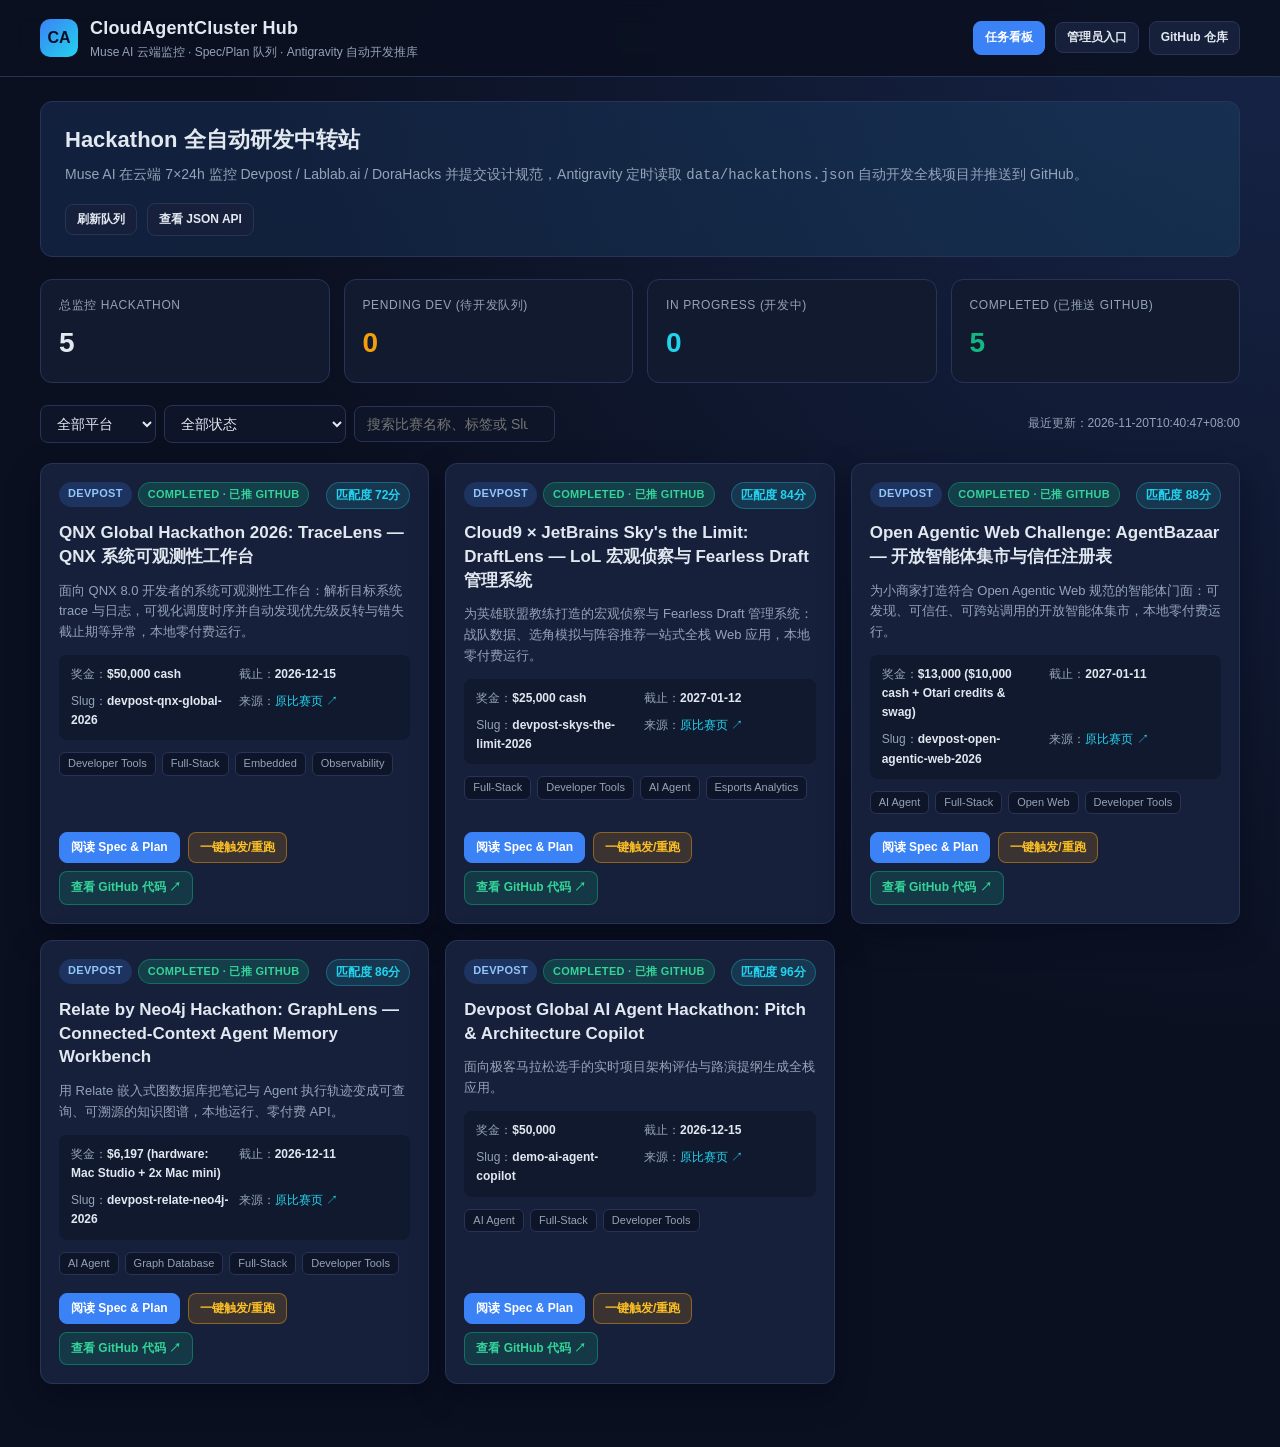
<file: site/index.html>
<!DOCTYPE html>
<html lang="zh-CN">
<head>
  <meta charset="UTF-8" />
  <meta name="viewport" content="width=device-width, initial-scale=1.0" />
  <title>CloudAgentCluster Hub — Hackathon Spec & 自动研发看板</title>
  <link rel="stylesheet" href="assets/style.css" />
</head>
<body>
  <header class="topbar">
    <div class="topbar-inner">
      <div class="brand">
        <div class="brand-badge">CA</div>
        <div>
          <div class="brand-title">CloudAgentCluster Hub</div>
          <div class="brand-sub">Muse AI 云端监控 · Spec/Plan 队列 · Antigravity 自动开发推库</div>
        </div>
      </div>
      <nav class="nav-actions">
        <a href="index.html" class="btn btn-primary btn-sm">任务看板</a>
        <button id="btn-admin-entry" type="button" class="btn btn-sm">管理员入口</button>
        <a id="nav-repo-link" href="https://github.com/Lightofwang/CloudAgentCluster" target="_blank" rel="noopener" class="btn btn-sm">GitHub 仓库</a>
      </nav>
    </div>
  </header>

  <main class="container">
    <section class="hero-banner">
      <div>
        <h1>Hackathon 全自动研发中转站</h1>
        <p>Muse AI 在云端 7×24h 监控 Devpost / Lablab.ai / DoraHacks 并提交设计规范，Antigravity 定时读取 <code>data/hackathons.json</code> 自动开发全栈项目并推送到 GitHub。</p>
      </div>
      <div class="nav-actions">
        <button id="btn-refresh" class="btn btn-sm">刷新队列</button>
        <a href="data/hackathons.json" target="_blank" class="btn btn-sm">查看 JSON API</a>
      </div>
    </section>

    <section class="stats-grid">
      <div class="stat-card">
        <div class="stat-label">总监控 Hackathon</div>
        <div id="stat-total" class="stat-value">0</div>
      </div>
      <div class="stat-card">
        <div class="stat-label">Pending Dev (待开发队列)</div>
        <div id="stat-pending" class="stat-value stat-pending">0</div>
      </div>
      <div class="stat-card">
        <div class="stat-label">In Progress (开发中)</div>
        <div id="stat-progress" class="stat-value stat-progress">0</div>
      </div>
      <div class="stat-card">
        <div class="stat-label">Completed (已推送 GitHub)</div>
        <div id="stat-completed" class="stat-value stat-completed">0</div>
      </div>
    </section>

    <section class="toolbar">
      <div class="filter-group">
        <select id="filter-platform" aria-label="按平台筛选">
          <option value="all">全部平台</option>
          <option value="devpost">Devpost</option>
          <option value="lablab">Lablab.ai</option>
          <option value="dorahacks">DoraHacks</option>
          <option value="other">其他</option>
        </select>
        <select id="filter-status" aria-label="按状态筛选">
          <option value="all">全部状态</option>
          <option value="pending_dev">Pending Dev (待开发)</option>
          <option value="in_progress">In Progress (开发中)</option>
          <option value="completed">Completed (已完成)</option>
          <option value="failed">Failed (异常)</option>
        </select>
        <input id="filter-search" class="input" type="search" placeholder="搜索比赛名称、标签或 Slug..." />
      </div>
      <div class="brand-sub">
        最近更新：<span id="last-updated">-</span>
      </div>
    </section>

    <section id="cards-container" class="cards-grid"></section>
  </main>

  <!-- Spec & Plan 预览模态框 -->
  <div id="spec-modal" class="modal-backdrop" role="dialog" aria-modal="true" aria-labelledby="modal-title">
    <div class="modal">
      <div class="modal-header">
        <div>
          <h2 id="modal-title" style="font-size:18px;">比赛详情</h2>
          <div id="modal-subtitle" class="brand-sub"></div>
        </div>
        <button id="btn-close-modal" class="btn btn-sm">关闭 ✕</button>
      </div>
      <div class="modal-tabs">
        <div class="tab-buttons">
          <button id="tab-spec" class="btn btn-sm tab-btn active">Spec 设计规范</button>
          <button id="tab-plan" class="btn btn-sm tab-btn">Plan 实施计划</button>
          <button id="tab-submission" class="btn btn-sm tab-btn">参赛提交清单</button>
          <button id="tab-trigger" class="btn btn-sm tab-btn">一键触发 / 重新开发</button>
        </div>
        <div class="tab-buttons">
          <button id="btn-toggle-raw" class="btn btn-sm">切换原文</button>
          <a id="link-raw-file" href="#" target="_blank" class="btn btn-sm">打开原始文件 ↗</a>
        </div>
      </div>
      <div id="modal-body" class="modal-body"></div>
    </div>
  </div>

  <div id="toast" class="toast"></div>

  <script src="assets/app.js?v=20261116-2"></script>
</body>
</html>
</file>
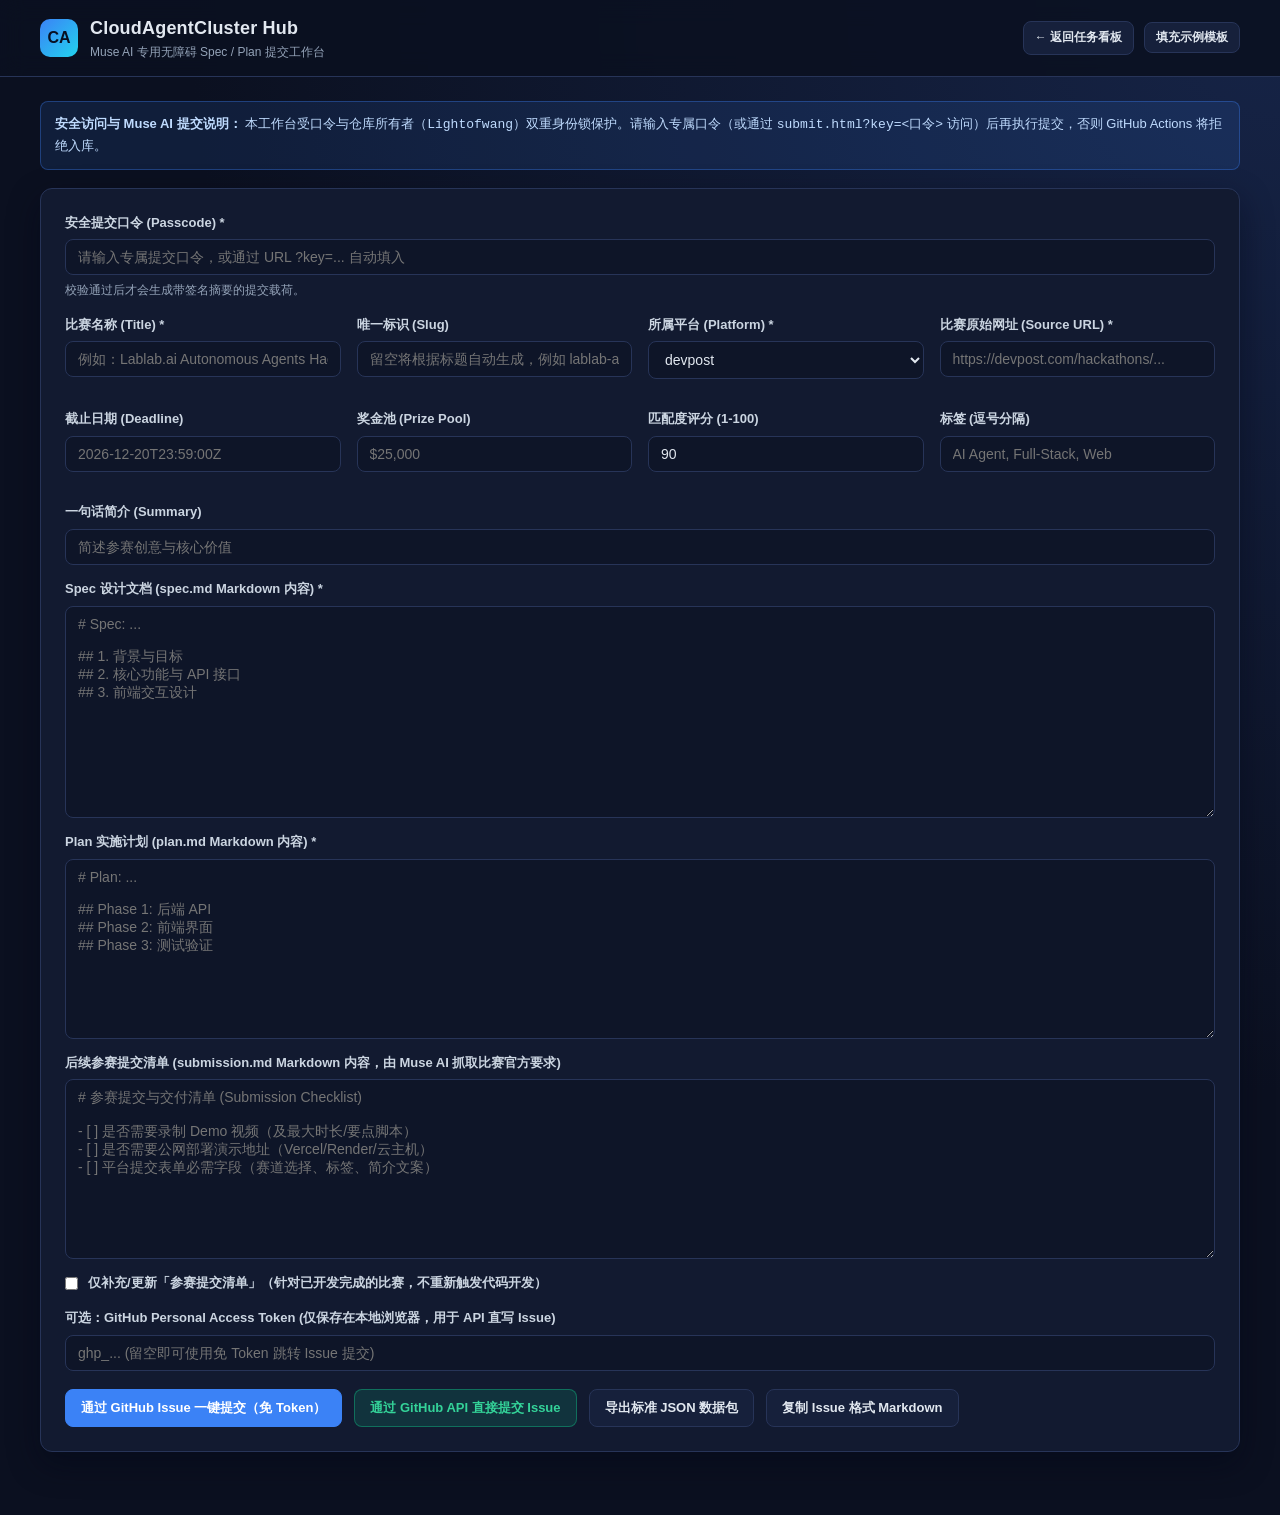
<file: site/submit.html>
<!DOCTYPE html>
<html lang="zh-CN">
<head>
  <meta charset="UTF-8" />
  <meta name="viewport" content="width=device-width, initial-scale=1.0" />
  <title>提交 Spec & Plan — CloudAgentCluster Hub</title>
  <link rel="stylesheet" href="assets/style.css" />
</head>
<body>
  <header class="topbar">
    <div class="topbar-inner">
      <div class="brand">
        <div class="brand-badge">CA</div>
        <div>
          <div class="brand-title">CloudAgentCluster Hub</div>
          <div class="brand-sub">Muse AI 专用无障碍 Spec / Plan 提交工作台</div>
        </div>
      </div>
      <nav class="nav-actions">
        <a href="index.html" class="btn btn-sm">← 返回任务看板</a>
        <button id="btn-fill-sample" type="button" class="btn btn-sm">填充示例模板</button>
      </nav>
    </div>
  </header>

  <main class="container">
    <div class="notice">
      <strong>安全访问与 Muse AI 提交说明：</strong> 本工作台受口令与仓库所有者（<code>Lightofwang</code>）双重身份锁保护。请输入专属口令（或通过 <code>submit.html?key=&lt;口令&gt;</code> 访问）后再执行提交，否则 GitHub Actions 将拒绝入库。
    </div>

    <form id="spec-submit-form" class="form-panel">
      <div class="form-field">
        <label for="submit-passcode">安全提交口令 (Passcode) *</label>
        <input id="submit-passcode" name="passcode" class="input" type="password" required placeholder="请输入专属提交口令，或通过 URL ?key=... 自动填入" />
        <small>校验通过后才会生成带签名摘要的提交载荷。</small>
      </div>
      <div class="form-grid">
        <div class="form-field">
          <label for="hackathon-title">比赛名称 (Title) *</label>
          <input id="hackathon-title" name="title" class="input" type="text" required placeholder="例如：Lablab.ai Autonomous Agents Hackathon 2026" />
        </div>
        <div class="form-field">
          <label for="hackathon-slug">唯一标识 (Slug)</label>
          <input id="hackathon-slug" name="slug" class="input" type="text" placeholder="留空将根据标题自动生成，例如 lablab-agents-2026" />
        </div>
        <div class="form-field">
          <label for="hackathon-platform">所属平台 (Platform) *</label>
          <select id="hackathon-platform" name="platform">
            <option value="devpost">devpost</option>
            <option value="lablab">lablab</option>
            <option value="dorahacks">dorahacks</option>
            <option value="other">other</option>
          </select>
        </div>
        <div class="form-field">
          <label for="hackathon-url">比赛原始网址 (Source URL) *</label>
          <input id="hackathon-url" name="source_url" class="input" type="url" required placeholder="https://devpost.com/hackathons/..." />
        </div>
        <div class="form-field">
          <label for="hackathon-deadline">截止日期 (Deadline)</label>
          <input id="hackathon-deadline" name="deadline" class="input" type="text" placeholder="2026-12-20T23:59:00Z" />
        </div>
        <div class="form-field">
          <label for="hackathon-prize">奖金池 (Prize Pool)</label>
          <input id="hackathon-prize" name="prize_pool" class="input" type="text" placeholder="$25,000" />
        </div>
        <div class="form-field">
          <label for="hackathon-score">匹配度评分 (1-100)</label>
          <input id="hackathon-score" name="match_score" class="input" type="number" min="1" max="100" value="90" />
        </div>
        <div class="form-field">
          <label for="hackathon-tags">标签 (逗号分隔)</label>
          <input id="hackathon-tags" name="tags" class="input" type="text" placeholder="AI Agent, Full-Stack, Web" />
        </div>
      </div>

      <div class="form-field">
        <label for="hackathon-summary">一句话简介 (Summary)</label>
        <input id="hackathon-summary" name="summary" class="input" type="text" placeholder="简述参赛创意与核心价值" />
      </div>

      <div class="form-field">
        <label for="spec-content">Spec 设计文档 (spec.md Markdown 内容) *</label>
        <textarea id="spec-content" name="spec_content" rows="12" required placeholder="# Spec: ...&#10;&#10;## 1. 背景与目标&#10;## 2. 核心功能与 API 接口&#10;## 3. 前端交互设计"></textarea>
      </div>

      <div class="form-field">
        <label for="plan-content">Plan 实施计划 (plan.md Markdown 内容) *</label>
        <textarea id="plan-content" name="plan_content" rows="10" required placeholder="# Plan: ...&#10;&#10;## Phase 1: 后端 API&#10;## Phase 2: 前端界面&#10;## Phase 3: 测试验证"></textarea>
      </div>

      <div class="form-field">
        <label for="submission-content">后续参赛提交清单 (submission.md Markdown 内容，由 Muse AI 抓取比赛官方要求)</label>
        <textarea id="submission-content" name="submission_content" rows="10" placeholder="# 参赛提交与交付清单 (Submission Checklist)&#10;&#10;- [ ] 是否需要录制 Demo 视频（及最大时长/要点脚本）&#10;- [ ] 是否需要公网部署演示地址（Vercel/Render/云主机）&#10;- [ ] 平台提交表单必需字段（赛道选择、标签、简介文案）"></textarea>
      </div>

      <div class="form-field" style="flex-direction:row;align-items:center;gap:10px;">
        <input id="submission-only-mode" name="submission_only" type="checkbox" style="width:auto;" />
        <label for="submission-only-mode" style="margin:0;">仅补充/更新「参赛提交清单」（针对已开发完成的比赛，不重新触发代码开发）</label>
      </div>

      <div class="form-field">
        <label for="github-token">可选：GitHub Personal Access Token (仅保存在本地浏览器，用于 API 直写 Issue)</label>
        <input id="github-token" name="github_token" class="input" type="password" placeholder="ghp_... (留空即可使用免 Token 跳转 Issue 提交)" />
      </div>

      <div class="form-actions">
        <button id="btn-submit-issue" type="button" class="btn btn-primary">通过 GitHub Issue 一键提交（免 Token）</button>
        <button id="btn-submit-api" type="button" class="btn btn-success">通过 GitHub API 直接提交 Issue</button>
        <button id="btn-download-json" type="button" class="btn">导出标准 JSON 数据包</button>
        <button id="btn-copy-markdown" type="button" class="btn">复制 Issue 格式 Markdown</button>
      </div>
    </form>

    <section id="payload-preview-box" class="form-panel" style="margin-top:20px; display:none;">
      <h3 style="margin-bottom:8px;">已生成的结构化 Issue Markdown（若超长可复制粘贴到 GitHub Issue）</h3>
      <pre id="payload-preview" class="raw-pre"></pre>
    </section>
  </main>

  <div id="toast" class="toast"></div>

  <script src="assets/app.js?v=20261116-2"></script>
</body>
</html>
</file>
<file: site/assets/style.css>
:root {
  --bg: #0b1020;
  --bg-elevated: #121a30;
  --bg-card: #16203b;
  --bg-input: #0e1528;
  --border: #273458;
  --border-focus: #60a5fa;
  --text: #e2e8f0;
  --text-muted: #94a3b8;
  --accent: #3b82f6;
  --accent-hover: #2563eb;
  --cyan: #22d3ee;
  --green: #10b981;
  --amber: #f59e0b;
  --red: #ef4444;
  --purple: #a855f7;
  --radius: 12px;
  --shadow: 0 12px 32px rgba(2, 6, 23, 0.45);
}

* {
  box-sizing: border-box;
  margin: 0;
  padding: 0;
}

body {
  font-family: -apple-system, BlinkMacSystemFont, "Segoe UI", Roboto, "PingFang SC", "Microsoft YaHei", sans-serif;
  background: radial-gradient(circle at top right, #162447 0%, var(--bg) 55%);
  color: var(--text);
  min-height: 100vh;
  line-height: 1.6;
}

a {
  color: var(--cyan);
  text-decoration: none;
}

a:hover {
  text-decoration: underline;
}

.topbar {
  position: sticky;
  top: 0;
  z-index: 40;
  background: rgba(11, 16, 32, 0.88);
  backdrop-filter: blur(12px);
  border-bottom: 1px solid var(--border);
}

.topbar-inner {
  max-width: 1240px;
  margin: 0 auto;
  padding: 14px 20px;
  display: flex;
  align-items: center;
  justify-content: space-between;
  gap: 16px;
  flex-wrap: wrap;
}

.brand {
  display: flex;
  align-items: center;
  gap: 12px;
}

.brand-badge {
  width: 38px;
  height: 38px;
  border-radius: 10px;
  background: linear-gradient(135deg, var(--accent), var(--cyan));
  display: grid;
  place-items: center;
  font-weight: 800;
  color: #081022;
  font-size: 16px;
}

.brand-title {
  font-size: 18px;
  font-weight: 700;
  letter-spacing: 0.2px;
}

.brand-sub {
  font-size: 12px;
  color: var(--text-muted);
}

.nav-actions {
  display: flex;
  align-items: center;
  gap: 10px;
  flex-wrap: wrap;
}

.container {
  max-width: 1240px;
  margin: 0 auto;
  padding: 24px 20px 64px;
}

.hero-banner {
  background: linear-gradient(135deg, rgba(59, 130, 246, 0.14), rgba(34, 211, 238, 0.08));
  border: 1px solid var(--border);
  border-radius: var(--radius);
  padding: 20px 24px;
  margin-bottom: 22px;
  display: flex;
  justify-content: space-between;
  align-items: center;
  gap: 16px;
  flex-wrap: wrap;
}

.hero-banner h1 {
  font-size: 22px;
  margin-bottom: 6px;
}

.hero-banner p {
  color: var(--text-muted);
  font-size: 14px;
}

.stats-grid {
  display: grid;
  grid-template-columns: repeat(auto-fit, minmax(210px, 1fr));
  gap: 14px;
  margin-bottom: 22px;
}

.stat-card {
  background: var(--bg-elevated);
  border: 1px solid var(--border);
  border-radius: var(--radius);
  padding: 16px 18px;
}

.stat-label {
  font-size: 12px;
  color: var(--text-muted);
  text-transform: uppercase;
  letter-spacing: 0.6px;
}

.stat-value {
  font-size: 28px;
  font-weight: 700;
  margin-top: 6px;
}

.stat-pending { color: var(--amber); }
.stat-progress { color: var(--cyan); }
.stat-completed { color: var(--green); }

.toolbar {
  display: flex;
  gap: 12px;
  margin-bottom: 20px;
  flex-wrap: wrap;
  align-items: center;
  justify-content: space-between;
}

.filter-group {
  display: flex;
  gap: 8px;
  flex-wrap: wrap;
  align-items: center;
}

.input, select, textarea {
  background: var(--bg-input);
  border: 1px solid var(--border);
  border-radius: 8px;
  color: var(--text);
  padding: 9px 12px;
  font-size: 14px;
  font-family: inherit;
  outline: none;
  transition: border-color 0.15s ease;
}

.input:focus, select:focus, textarea:focus {
  border-color: var(--border-focus);
}

.btn {
  display: inline-flex;
  align-items: center;
  justify-content: center;
  gap: 6px;
  padding: 9px 15px;
  border-radius: 8px;
  border: 1px solid var(--border);
  background: var(--bg-card);
  color: var(--text);
  font-size: 13px;
  font-weight: 600;
  cursor: pointer;
  transition: all 0.15s ease;
  text-decoration: none;
}

.btn:hover {
  border-color: var(--accent);
  text-decoration: none;
  transform: translateY(-1px);
}

.btn-primary {
  background: var(--accent);
  border-color: var(--accent);
  color: #ffffff;
}

.btn-primary:hover {
  background: var(--accent-hover);
}

.btn-success {
  background: rgba(16, 185, 129, 0.16);
  border-color: rgba(16, 185, 129, 0.45);
  color: #34d399;
}

.btn-warning {
  background: rgba(245, 158, 11, 0.16);
  border-color: rgba(245, 158, 11, 0.45);
  color: #fbbf24;
}

.btn-sm {
  padding: 6px 11px;
  font-size: 12px;
}

.cards-grid {
  display: grid;
  grid-template-columns: repeat(auto-fill, minmax(360px, 1fr));
  gap: 16px;
}

.card {
  background: var(--bg-card);
  border: 1px solid var(--border);
  border-radius: var(--radius);
  padding: 18px;
  display: flex;
  flex-direction: column;
  gap: 12px;
  box-shadow: var(--shadow);
}

.card-top {
  display: flex;
  justify-content: space-between;
  align-items: flex-start;
  gap: 10px;
}

.badge-row {
  display: flex;
  gap: 6px;
  flex-wrap: wrap;
}

.badge {
  display: inline-block;
  padding: 3px 9px;
  border-radius: 999px;
  font-size: 11px;
  font-weight: 700;
  letter-spacing: 0.3px;
  text-transform: uppercase;
}

.badge-devpost { background: rgba(59, 130, 246, 0.2); color: #93c5fd; }
.badge-lablab { background: rgba(168, 85, 247, 0.2); color: #d8b4fe; }
.badge-dorahacks { background: rgba(245, 158, 11, 0.2); color: #fcd34d; }
.badge-other { background: rgba(148, 163, 184, 0.2); color: #cbd5e1; }

.status-pending_dev { background: rgba(245, 158, 11, 0.2); color: #fbbf24; border: 1px solid rgba(245, 158, 11, 0.4); }
.status-in_progress { background: rgba(34, 211, 238, 0.2); color: #22d3ee; border: 1px solid rgba(34, 211, 238, 0.4); }
.status-completed { background: rgba(16, 185, 129, 0.2); color: #34d399; border: 1px solid rgba(16, 185, 129, 0.4); }
.status-failed { background: rgba(239, 68, 68, 0.2); color: #f87171; border: 1px solid rgba(239, 68, 68, 0.4); }

.score-pill {
  font-size: 12px;
  font-weight: 700;
  color: var(--cyan);
  background: rgba(34, 211, 238, 0.12);
  border: 1px solid rgba(34, 211, 238, 0.3);
  padding: 3px 9px;
  border-radius: 999px;
  white-space: nowrap;
}

.card-title {
  font-size: 17px;
  font-weight: 700;
  line-height: 1.4;
}

.card-summary {
  font-size: 13px;
  color: var(--text-muted);
}

.meta-grid {
  display: grid;
  grid-template-columns: 1fr 1fr;
  gap: 8px;
  font-size: 12px;
  color: var(--text-muted);
  background: rgba(11, 16, 32, 0.45);
  padding: 10px 12px;
  border-radius: 8px;
}

.meta-grid strong {
  color: var(--text);
}

.tags-list {
  display: flex;
  gap: 6px;
  flex-wrap: wrap;
}

.tag {
  font-size: 11px;
  padding: 2px 8px;
  border-radius: 6px;
  background: var(--bg-input);
  border: 1px solid var(--border);
  color: var(--text-muted);
}

.card-actions {
  margin-top: auto;
  display: flex;
  gap: 8px;
  flex-wrap: wrap;
  padding-top: 6px;
}

/* Modal */
.modal-backdrop {
  position: fixed;
  inset: 0;
  background: rgba(2, 6, 23, 0.78);
  display: none;
  align-items: center;
  justify-content: center;
  padding: 20px;
  z-index: 100;
}

.modal-backdrop.open {
  display: flex;
}

.modal {
  background: var(--bg-elevated);
  border: 1px solid var(--border);
  border-radius: 14px;
  width: min(960px, 100%);
  max-height: 88vh;
  display: flex;
  flex-direction: column;
  box-shadow: var(--shadow);
}

.modal-header {
  padding: 16px 20px;
  border-bottom: 1px solid var(--border);
  display: flex;
  justify-content: space-between;
  align-items: center;
  gap: 12px;
}

.modal-tabs {
  display: flex;
  gap: 8px;
  padding: 12px 20px;
  border-bottom: 1px solid var(--border);
  background: rgba(11, 16, 32, 0.5);
  flex-wrap: wrap;
  align-items: center;
  justify-content: space-between;
}

.tab-buttons {
  display: flex;
  gap: 8px;
}

.tab-btn.active {
  background: var(--accent);
  border-color: var(--accent);
  color: #fff;
}

.modal-body {
  padding: 20px;
  overflow-y: auto;
  flex: 1;
}

.markdown-view h1, .markdown-view h2, .markdown-view h3 {
  margin: 16px 0 8px;
  color: #f8fafc;
}

.markdown-view h1 { font-size: 20px; border-bottom: 1px solid var(--border); padding-bottom: 6px; }
.markdown-view h2 { font-size: 17px; color: var(--cyan); }
.markdown-view h3 { font-size: 15px; }
.markdown-view p { margin: 8px 0; color: #cbd5e1; }
.markdown-view ul, .markdown-view ol { margin: 8px 0 8px 22px; color: #cbd5e1; }
.markdown-view li { margin: 4px 0; }
.markdown-view code {
  background: var(--bg-input);
  border: 1px solid var(--border);
  padding: 2px 5px;
  border-radius: 4px;
  font-family: Consolas, Monaco, monospace;
  font-size: 12.5px;
  color: #93c5fd;
}
.markdown-view pre {
  background: var(--bg-input);
  border: 1px solid var(--border);
  padding: 12px;
  border-radius: 8px;
  overflow-x: auto;
  margin: 10px 0;
}
.markdown-view pre code {
  border: none;
  padding: 0;
}

.raw-pre {
  background: var(--bg-input);
  border: 1px solid var(--border);
  border-radius: 8px;
  padding: 14px;
  font-family: Consolas, Monaco, monospace;
  font-size: 13px;
  white-space: pre-wrap;
  word-break: break-word;
  color: #cbd5e1;
}

/* Submit Page */
.form-panel {
  background: var(--bg-elevated);
  border: 1px solid var(--border);
  border-radius: var(--radius);
  padding: 24px;
  box-shadow: var(--shadow);
}

.form-grid {
  display: grid;
  grid-template-columns: repeat(auto-fit, minmax(260px, 1fr));
  gap: 16px;
  margin-bottom: 16px;
}

.form-field {
  display: flex;
  flex-direction: column;
  gap: 6px;
  margin-bottom: 14px;
}

.form-field label {
  font-size: 13px;
  font-weight: 600;
  color: #cbd5e1;
}

.form-field small {
  font-size: 12px;
  color: var(--text-muted);
}

.form-actions {
  display: flex;
  gap: 12px;
  flex-wrap: wrap;
  margin-top: 18px;
}

.notice {
  background: rgba(59, 130, 246, 0.12);
  border: 1px solid rgba(59, 130, 246, 0.35);
  border-radius: 8px;
  padding: 12px 14px;
  font-size: 13px;
  color: #bfdbfe;
  margin-bottom: 18px;
}

.empty-state {
  background: var(--bg-elevated);
  border: 1px dashed var(--border);
  border-radius: var(--radius);
  padding: 40px 20px;
  text-align: center;
  color: var(--text-muted);
}

.toast {
  position: fixed;
  right: 20px;
  bottom: 20px;
  background: #1e293b;
  border: 1px solid var(--cyan);
  color: var(--text);
  padding: 12px 16px;
  border-radius: 10px;
  box-shadow: var(--shadow);
  z-index: 200;
  display: none;
  font-size: 13px;
}

.toast.show {
  display: block;
}
</file>
